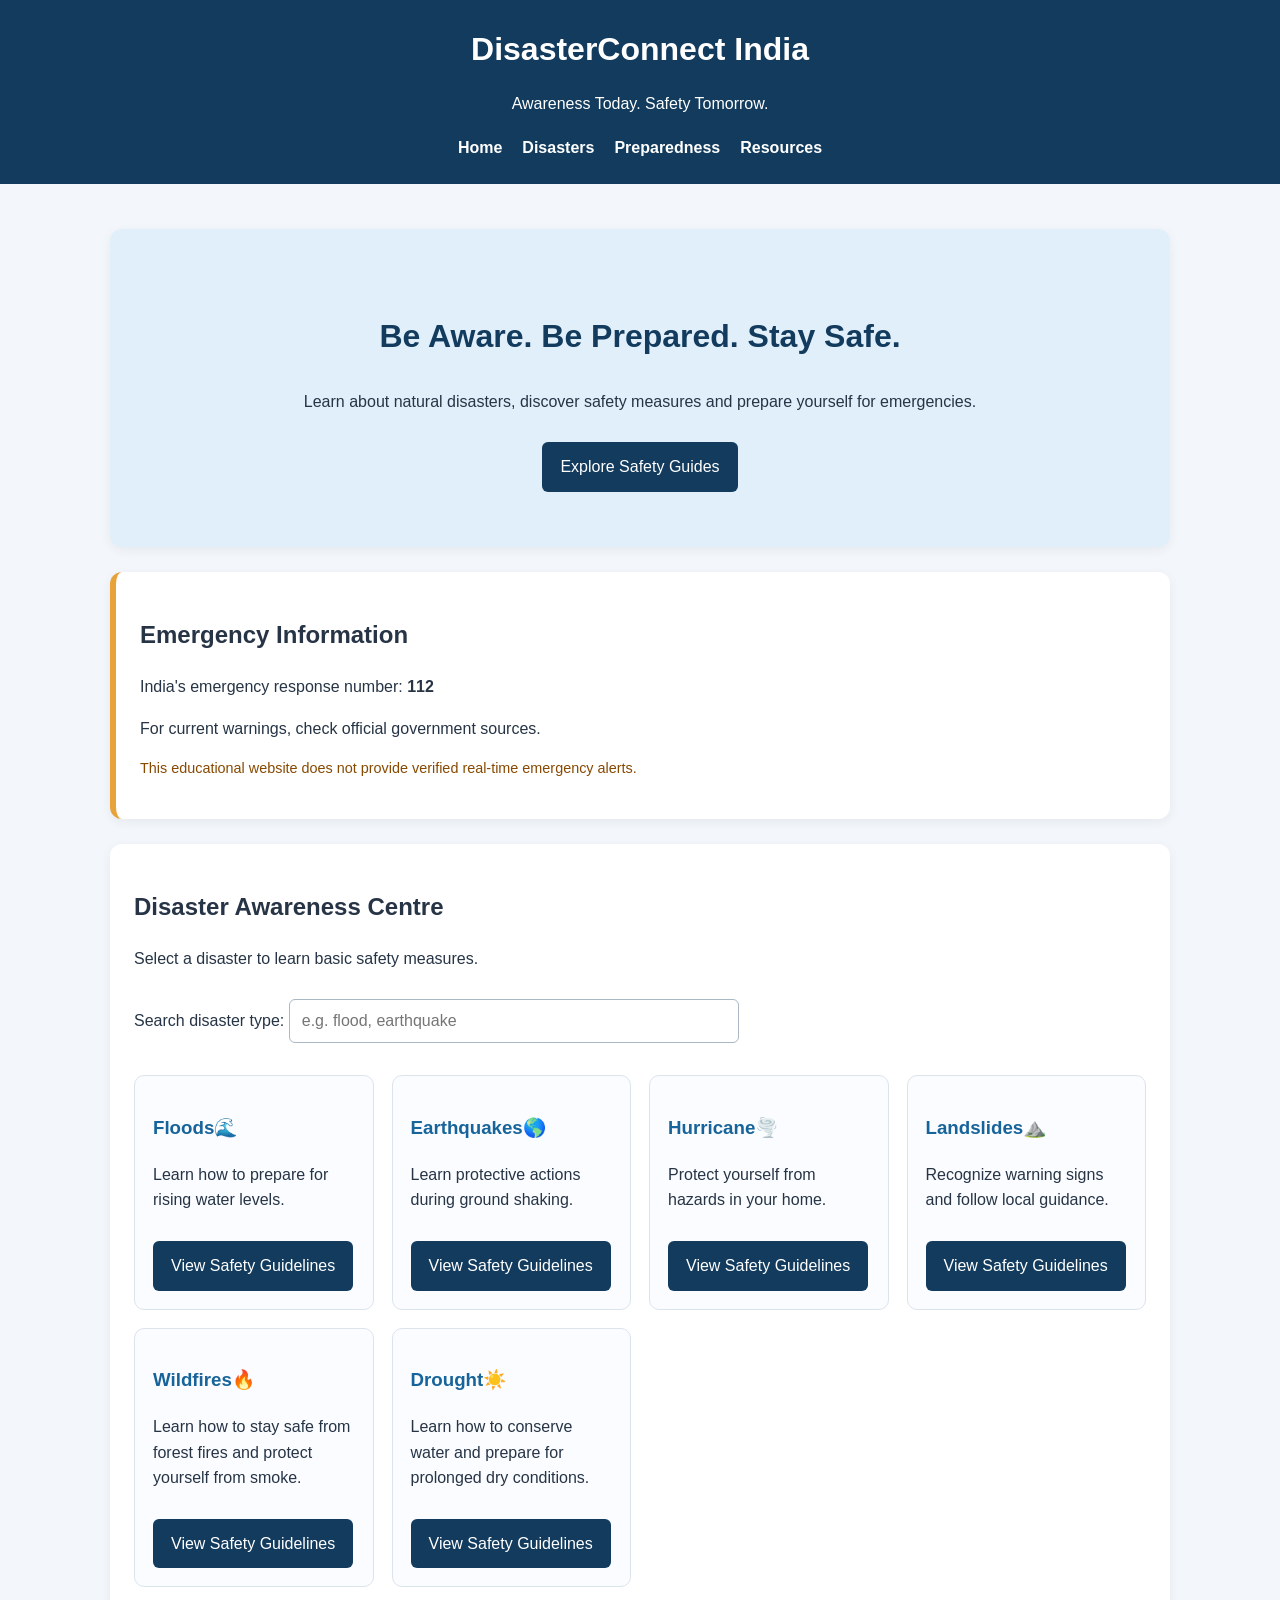
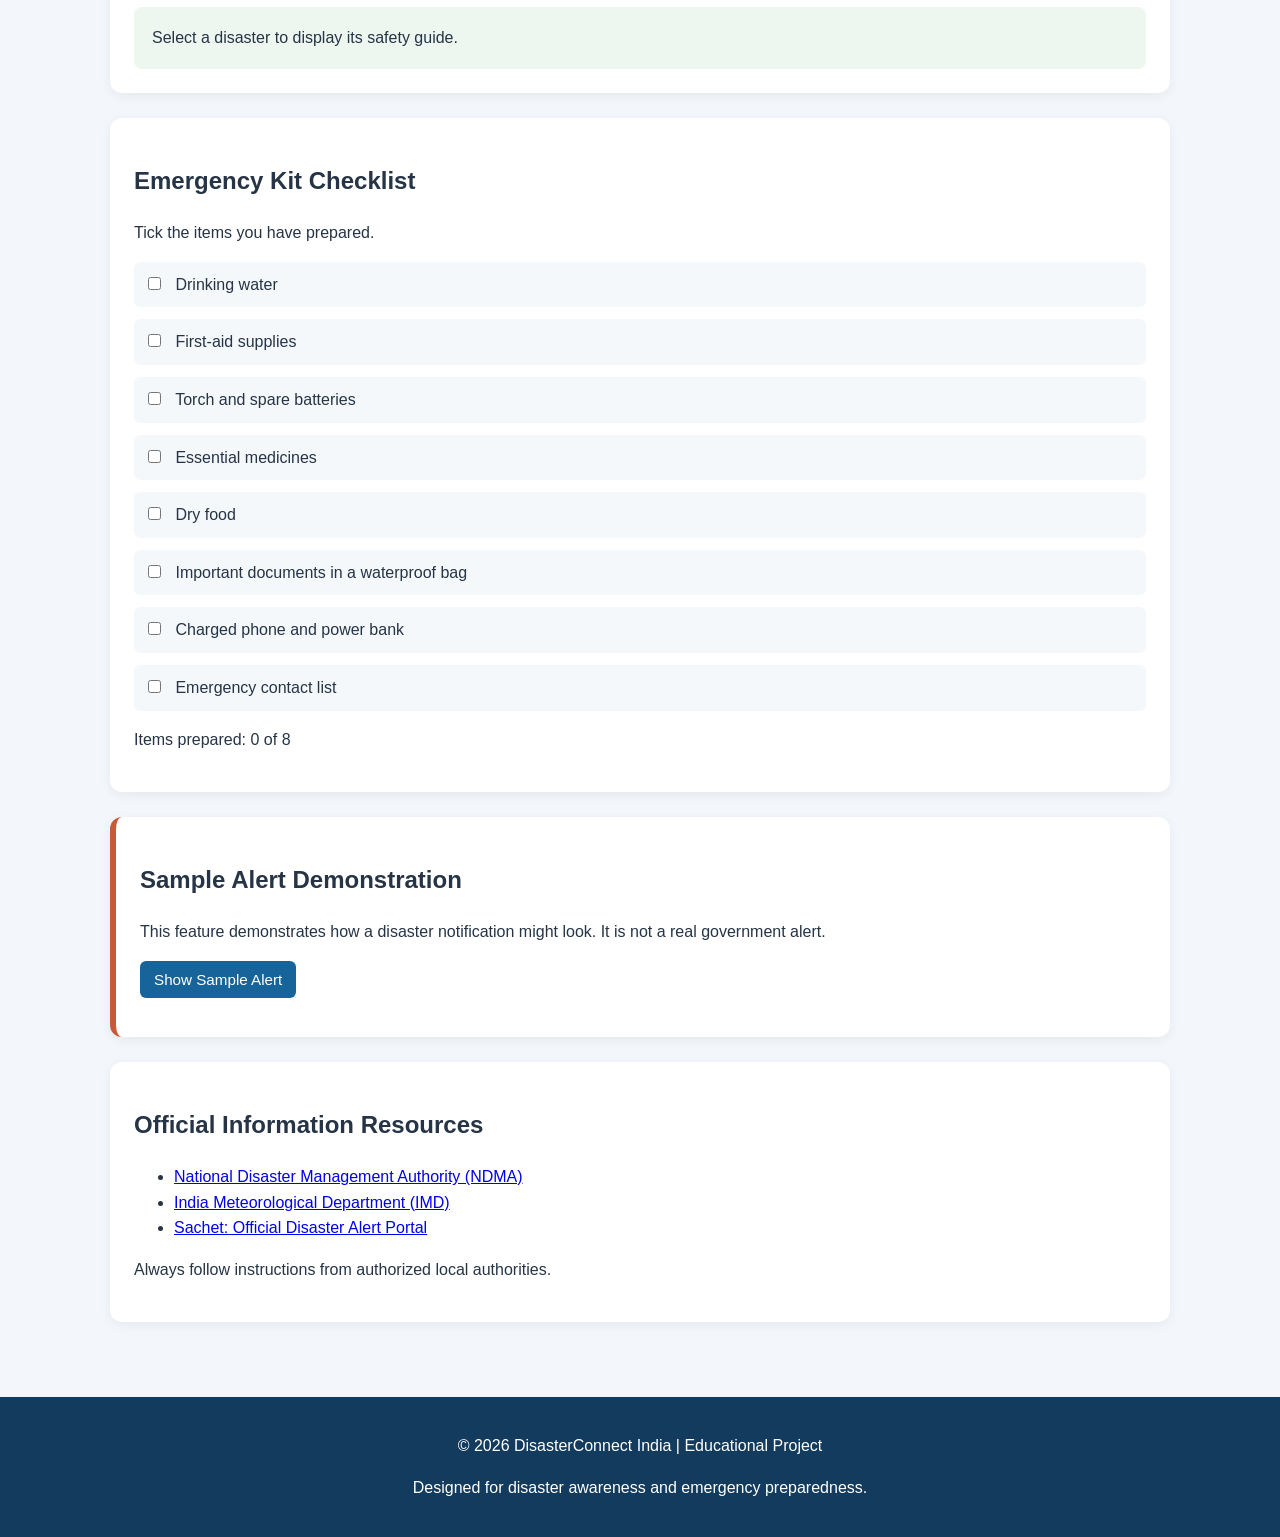
<file: index.html>
<!DOCTYPE html>
<html lang="en">
<head>
  <meta charset="UTF-8">
  <meta name="viewport" content="width=device-width, initial-scale=1.0">
  <title>DisasterConnect India</title>
  <link rel="stylesheet" href="style.css">
</head>
<body>

  <header>
    <h1>DisasterConnect India</h1>
    <p>Awareness Today. Safety Tomorrow.</p>
    <nav>
      <a href="#home">Home</a>
      <a href="#disasters">Disasters</a>
      <a href="#preparedness">Preparedness</a>
      <a href="#resources">Resources</a>
    </nav>
  </header>

  <main>
    <section id="home" class="hero">
      <h2>Be Aware. Be Prepared. Stay Safe.</h2>
      <p>
        Learn about natural disasters, discover safety measures
        and prepare yourself for emergencies.
      </p>
      <a class="button" href="#disasters">Explore Safety Guides</a>
    </section>

    <section class="emergency">
      <h2>Emergency Information</h2>
      <p>India's emergency response number: <strong>112</strong></p>
      <p>For current warnings, check official government sources.</p>
      <p class="notice">
        This educational website does not provide verified
        real-time emergency alerts.
      </p>
    </section>

    <section id="disasters">
      <h2>Disaster Awareness Centre</h2>
      <p>Select a disaster to learn basic safety measures.</p>

      <label for="disasterSearch">Search disaster type:</label>
      <input id="disasterSearch" type="text"
             placeholder="e.g. flood, earthquake">

      <div class="cards">
        
        <article class="card" data-disaster="flood">
        <h3>Floods🌊</h3>
        <p>Learn how to prepare for rising water levels.</p>
        <a class="button" href="https://www.cdc.gov/floods/safety/floodwater-after-a-disaster-or-emergency-safety.html">
            View Safety Guidelines
        </a>
        </article>


        
<article class="card" data-disaster="earthquake">
  <h3>Earthquakes🌎</h3>
  <p>Learn protective actions during ground shaking.</p>
  <a class="button" href="https://www.cdc.gov/earthquakes/safety/stay-safe-during-an-earthquake.html">
    View Safety Guidelines
  </a>
</article>


        
<article class="card" data-disaster="hurricane">
  <h3>Hurricane🌪️</h3>
  <p>Protect yourself from hazards in your home.</p>
  <a class="button" href="https://www.cdc.gov/hurricanes/safety/how-to-safely-stay-safe-after-a-hurricane-or-other-tropical-storm.html">
    View Safety Guidelines
  </a>
</article>

        
<article class="card" data-disaster="landslide">
  <h3>Landslides⛰️</h3>
  <p>Recognize warning signs and follow local guidance.</p>
  <a class="button" href="https://www.cdc.gov/landslides-and-mudslides/about/index.html">
    View Safety Guidelines
  </a>
</article>


       
<article class="card" data-disaster="wildfire">
  <h3>Wildfires🔥</h3>
  <p>Learn how to stay safe from forest fires and protect yourself from smoke.</p>
  <a class="button" href="https://www.cdc.gov/wildfires/safety/how-to-safely-stay-safe-during-a-wildfire.html">
    View Safety Guidelines
  </a>
</article>



<article class="card" data-disaster="drought">
  <h3>Drought☀️</h3>
  <p>Learn how to conserve water and prepare for prolonged dry conditions.</p>
  <a class="button" href="https://www.cdc.gov/drought-health/about/index.html">
    View Safety Guidelines
  </a>
</article>

      </div>

      <div id="guide" class="guide" aria-live="polite">
        Select a disaster to display its safety guide.
      </div>
    </section>

    <section id="preparedness">
      <h2>Emergency Kit Checklist</h2>
      <p>Tick the items you have prepared.</p>

      <div class="checklist">
        <label><input type="checkbox"> Drinking water</label>
        <label><input type="checkbox"> First-aid supplies</label>
        <label><input type="checkbox"> Torch and spare batteries</label>
        <label><input type="checkbox"> Essential medicines</label>
        <label><input type="checkbox"> Dry food</label>
        <label><input type="checkbox"> Important documents in a waterproof bag</label>
        <label><input type="checkbox"> Charged phone and power bank</label>
        <label><input type="checkbox"> Emergency contact list</label>
      </div>

      <p id="progress">Items prepared: 0 of 8</p>
    </section>

    <section class="alert-section">
      <h2>Sample Alert Demonstration</h2>
      <p>
        This feature demonstrates how a disaster notification
        might look. It is not a real government alert.
      </p>
      <button onclick="showSampleAlert()">Show Sample Alert</button>
      <div id="alertBox" aria-live="polite"></div>
    </section>

    <section id="resources">
      <h2>Official Information Resources</h2>
      <ul>
        <li>
          <a href="https://ndma.gov.in/" target="_blank"
             rel="noopener noreferrer">
            National Disaster Management Authority (NDMA)
          </a>
        </li>
        <li>
          <a href="https://mausam.imd.gov.in/" target="_blank"
             rel="noopener noreferrer">
            India Meteorological Department (IMD)
          </a>
        </li>
        <li>
          <a href="https://sachet.ndma.gov.in/" target="_blank"
             rel="noopener noreferrer">
            Sachet: Official Disaster Alert Portal
          </a>
        </li>
      </ul>
      <p>Always follow instructions from authorized local authorities.</p>
    </section>
  </main>

  <footer>
    <p>© 2026 DisasterConnect India | Educational Project</p>
    <p>Designed for disaster awareness and emergency preparedness.</p>
  </footer>

  <script src="script.js"></script>
</body>
</html>
</file>
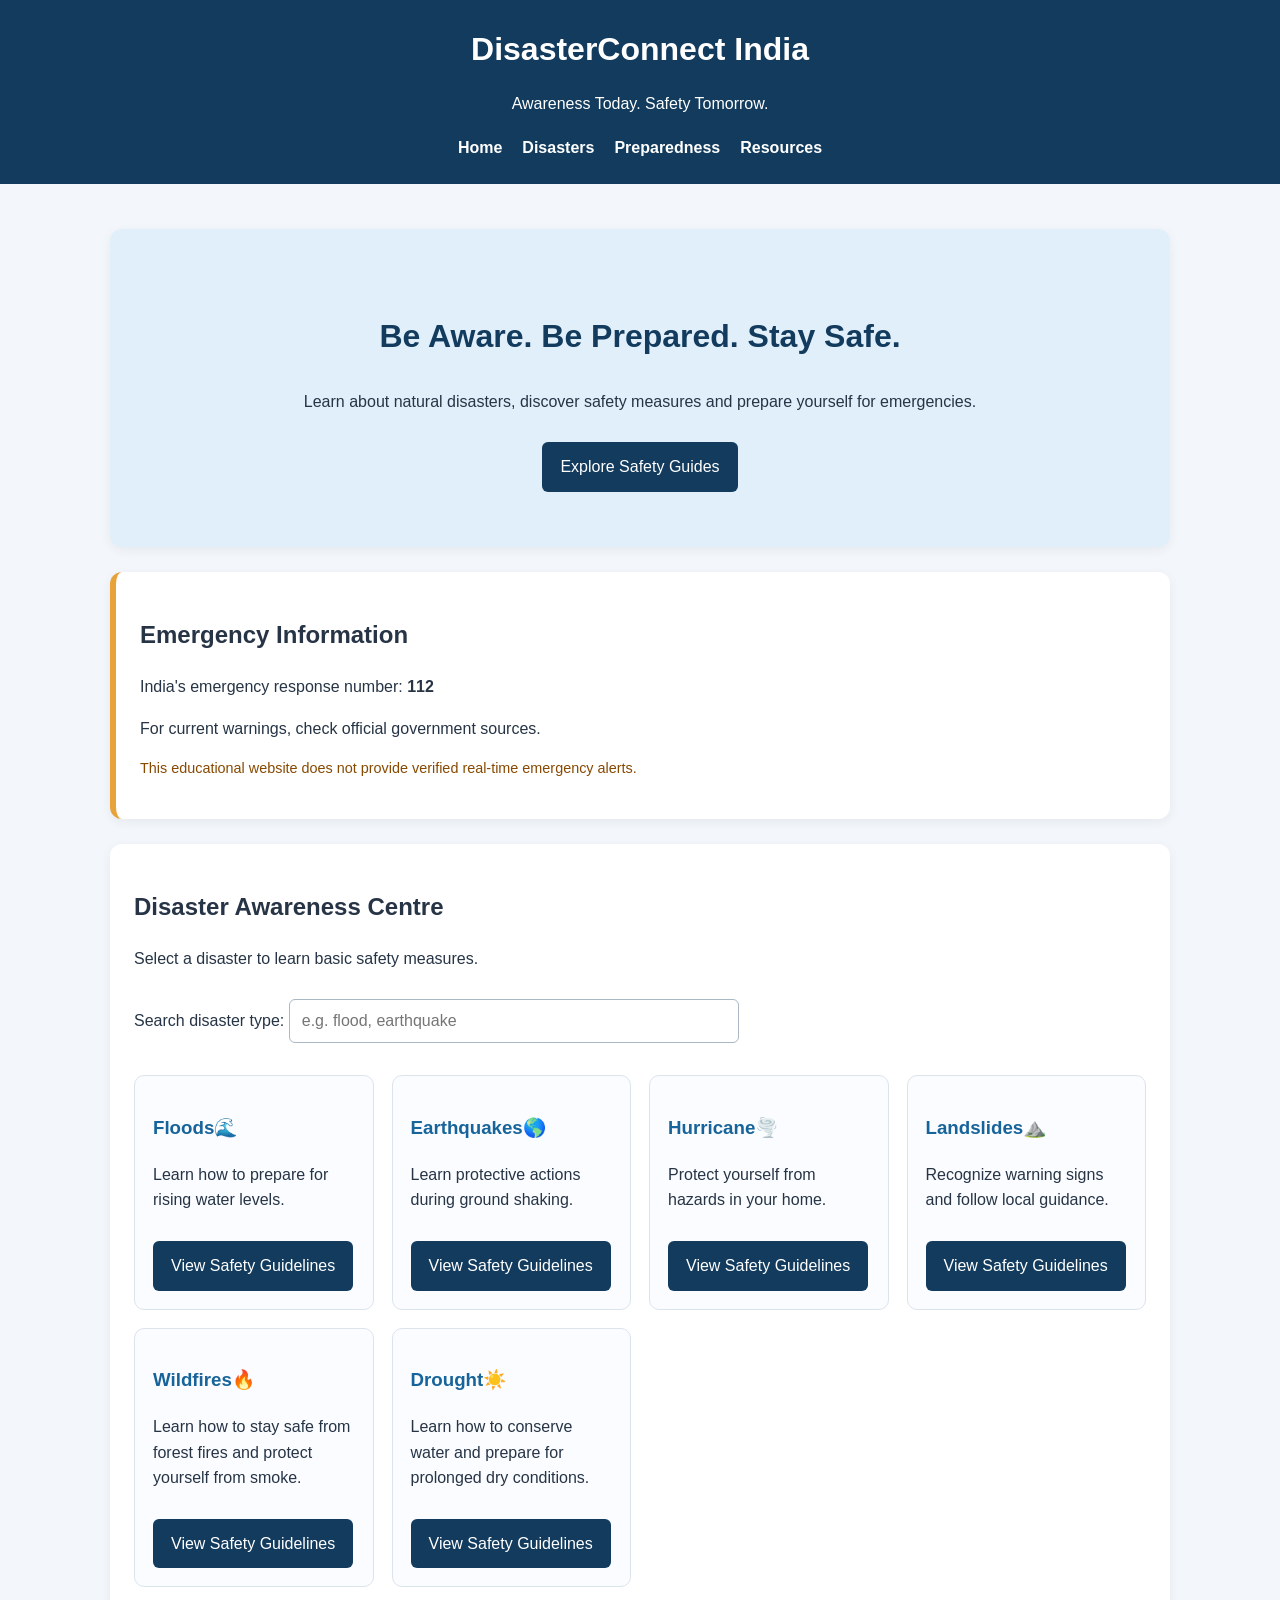
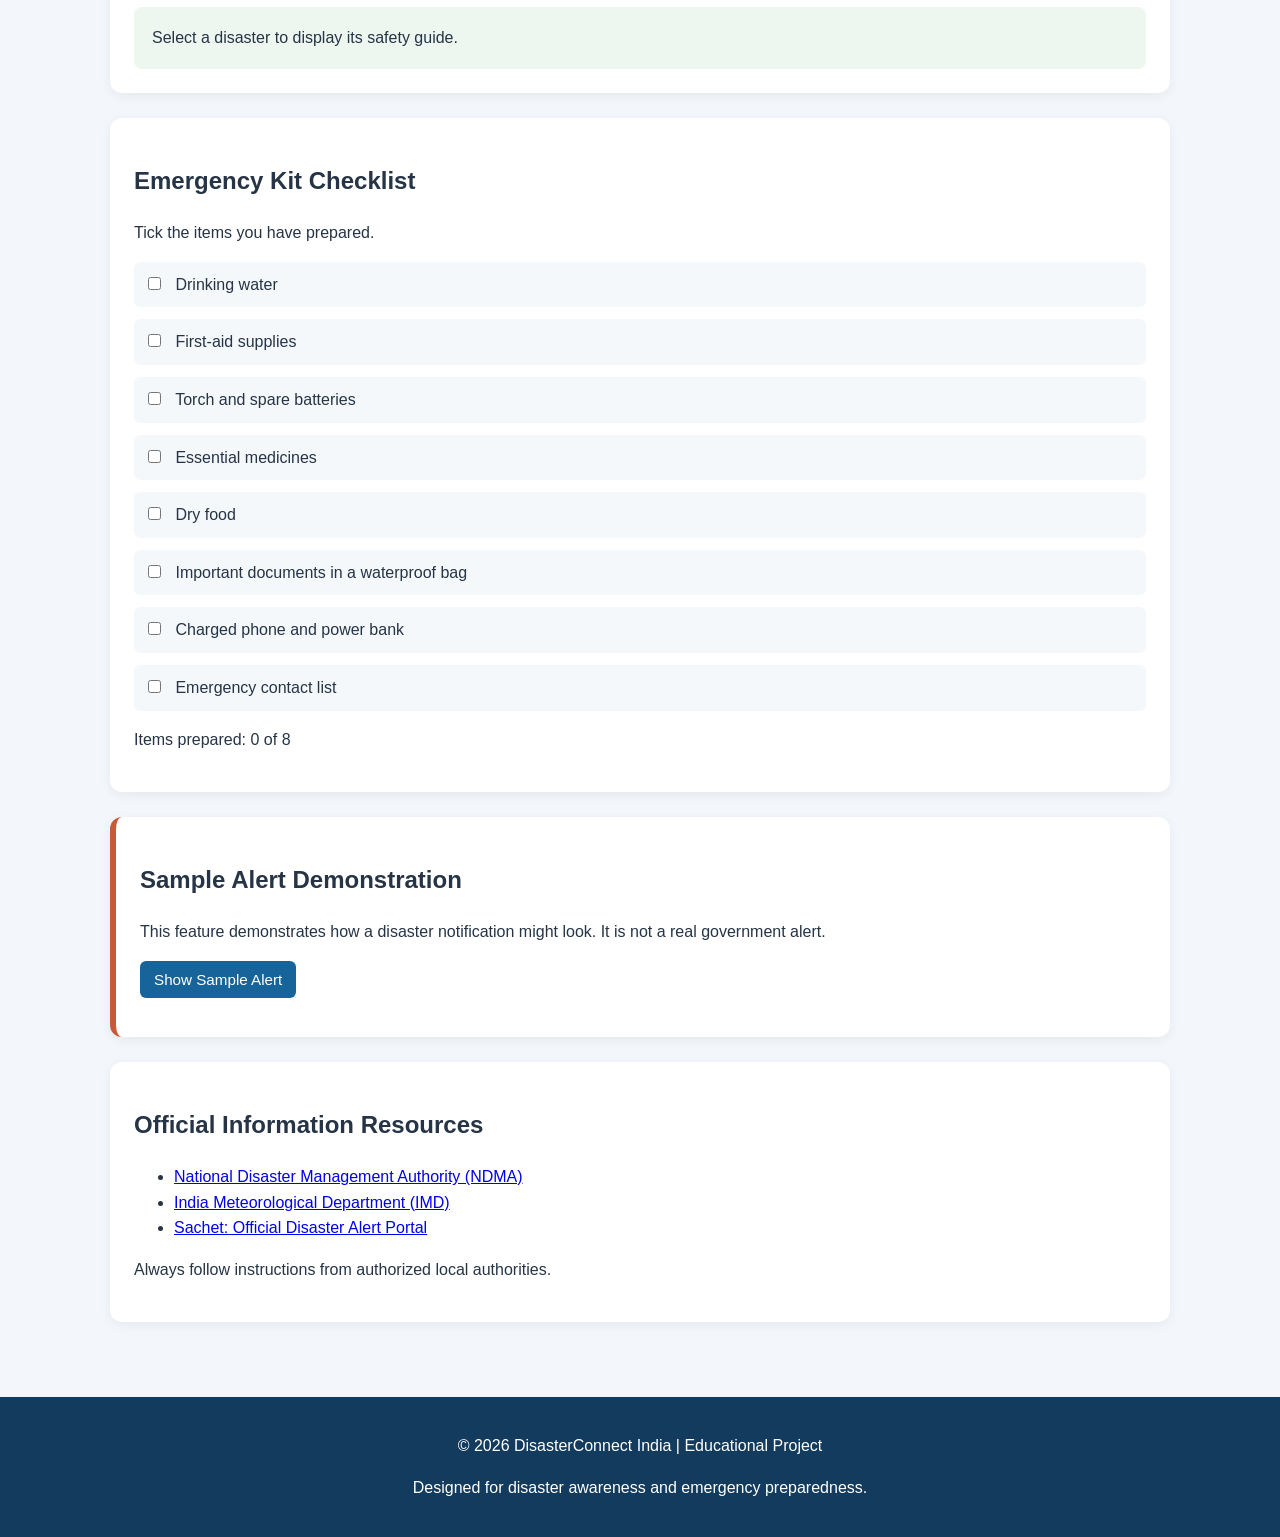
<file: che 110 project/index.html>
<!DOCTYPE html>
<html lang="en">
<head>
  <meta charset="UTF-8">
  <meta name="viewport" content="width=device-width, initial-scale=1.0">
  <title>DisasterConnect India</title>
  <link rel="stylesheet" href="style.css">
</head>
<body>

  <header>
    <h1>DisasterConnect India</h1>
    <p>Awareness Today. Safety Tomorrow.</p>
    <nav>
      <a href="#home">Home</a>
      <a href="#disasters">Disasters</a>
      <a href="#preparedness">Preparedness</a>
      <a href="#resources">Resources</a>
    </nav>
  </header>

  <main>
    <section id="home" class="hero">
      <h2>Be Aware. Be Prepared. Stay Safe.</h2>
      <p>
        Learn about natural disasters, discover safety measures
        and prepare yourself for emergencies.
      </p>
      <a class="button" href="#disasters">Explore Safety Guides</a>
    </section>

    <section class="emergency">
      <h2>Emergency Information</h2>
      <p>India's emergency response number: <strong>112</strong></p>
      <p>For current warnings, check official government sources.</p>
      <p class="notice">
        This educational website does not provide verified
        real-time emergency alerts.
      </p>
    </section>

    <section id="disasters">
      <h2>Disaster Awareness Centre</h2>
      <p>Select a disaster to learn basic safety measures.</p>

      <label for="disasterSearch">Search disaster type:</label>
      <input id="disasterSearch" type="text"
             placeholder="e.g. flood, earthquake">

      <div class="cards">
        
        <article class="card" data-disaster="flood">
        <h3>Floods🌊</h3>
        <p>Learn how to prepare for rising water levels.</p>
        <a class="button" href="https://www.cdc.gov/floods/safety/floodwater-after-a-disaster-or-emergency-safety.html">
            View Safety Guidelines
        </a>
        </article>


        
<article class="card" data-disaster="earthquake">
  <h3>Earthquakes🌎</h3>
  <p>Learn protective actions during ground shaking.</p>
  <a class="button" href="https://www.cdc.gov/earthquakes/safety/stay-safe-during-an-earthquake.html">
    View Safety Guidelines
  </a>
</article>


        
<article class="card" data-disaster="hurricane">
  <h3>Hurricane🌪️</h3>
  <p>Protect yourself from hazards in your home.</p>
  <a class="button" href="https://www.cdc.gov/hurricanes/safety/how-to-safely-stay-safe-after-a-hurricane-or-other-tropical-storm.html">
    View Safety Guidelines
  </a>
</article>

        
<article class="card" data-disaster="landslide">
  <h3>Landslides⛰️</h3>
  <p>Recognize warning signs and follow local guidance.</p>
  <a class="button" href="https://www.cdc.gov/landslides-and-mudslides/about/index.html">
    View Safety Guidelines
  </a>
</article>


       
<article class="card" data-disaster="wildfire">
  <h3>Wildfires🔥</h3>
  <p>Learn how to stay safe from forest fires and protect yourself from smoke.</p>
  <a class="button" href="https://www.cdc.gov/wildfires/safety/how-to-safely-stay-safe-during-a-wildfire.html">
    View Safety Guidelines
  </a>
</article>



<article class="card" data-disaster="drought">
  <h3>Drought☀️</h3>
  <p>Learn how to conserve water and prepare for prolonged dry conditions.</p>
  <a class="button" href="https://www.cdc.gov/drought-health/about/index.html">
    View Safety Guidelines
  </a>
</article>

      </div>

      <div id="guide" class="guide" aria-live="polite">
        Select a disaster to display its safety guide.
      </div>
    </section>

    <section id="preparedness">
      <h2>Emergency Kit Checklist</h2>
      <p>Tick the items you have prepared.</p>

      <div class="checklist">
        <label><input type="checkbox"> Drinking water</label>
        <label><input type="checkbox"> First-aid supplies</label>
        <label><input type="checkbox"> Torch and spare batteries</label>
        <label><input type="checkbox"> Essential medicines</label>
        <label><input type="checkbox"> Dry food</label>
        <label><input type="checkbox"> Important documents in a waterproof bag</label>
        <label><input type="checkbox"> Charged phone and power bank</label>
        <label><input type="checkbox"> Emergency contact list</label>
      </div>

      <p id="progress">Items prepared: 0 of 8</p>
    </section>

    <section class="alert-section">
      <h2>Sample Alert Demonstration</h2>
      <p>
        This feature demonstrates how a disaster notification
        might look. It is not a real government alert.
      </p>
      <button onclick="showSampleAlert()">Show Sample Alert</button>
      <div id="alertBox" aria-live="polite"></div>
    </section>

    <section id="resources">
      <h2>Official Information Resources</h2>
      <ul>
        <li>
          <a href="https://ndma.gov.in/" target="_blank"
             rel="noopener noreferrer">
            National Disaster Management Authority (NDMA)
          </a>
        </li>
        <li>
          <a href="https://mausam.imd.gov.in/" target="_blank"
             rel="noopener noreferrer">
            India Meteorological Department (IMD)
          </a>
        </li>
        <li>
          <a href="https://sachet.ndma.gov.in/" target="_blank"
             rel="noopener noreferrer">
            Sachet: Official Disaster Alert Portal
          </a>
        </li>
      </ul>
      <p>Always follow instructions from authorized local authorities.</p>
    </section>
  </main>

  <footer>
    <p>© 2026 DisasterConnect India | Educational Project</p>
    <p>Designed for disaster awareness and emergency preparedness.</p>
  </footer>

  <script src="script.js"></script>
</body>
</html>
</file>
<file: style.css>
* {
  box-sizing: border-box;
}

html {
  scroll-behavior: smooth;
}

body {
  margin: 0;
  font-family: Arial, sans-serif;
  background: #f3f6fa;
  color: #263445;
  line-height: 1.6;
}

header {
  background: #123b5d;
  color: white;
  padding: 24px 16px;
  text-align: center;
}

header h1 {
  margin: 0;
  font-size: 2rem;
}

nav {
  display: flex;
  justify-content: center;
  flex-wrap: wrap;
  gap: 20px;
  margin-top: 18px;
}

nav a {
  color: white;
  text-decoration: none;
  font-weight: bold;
}

nav a:hover {
  color: #ffd166;
}

main {
  max-width: 1100px;
  margin: auto;
  padding: 20px;
}

section {
  margin: 25px 0;
  padding: 24px;
  background: white;
  border-radius: 12px;
  box-shadow: 0 3px 12px rgba(0, 0, 0, 0.06);
}

.hero {
  background: #e1effa;
  text-align: center;
  padding: 55px 20px;
}

.hero h2 {
  color: #123b5d;
  font-size: 2rem;
}

.button {
  display: inline-block;
  margin-top: 12px;
  padding: 12px 18px;
  background: #123b5d;
  color: white;
  text-decoration: none;
  border-radius: 6px;
}

.emergency {
  border-left: 6px solid #e8a23a;
}

.notice {
  color: #874900;
  font-size: 0.9rem;
}

input[type="text"] {
  width: 100%;
  max-width: 450px;
  padding: 12px;
  margin: 12px 0;
  border: 1px solid #aab8c5;
  border-radius: 6px;
  font-size: 1rem;
}

.cards {
  display: grid;
  grid-template-columns: repeat(auto-fit, minmax(220px, 1fr));
  gap: 18px;
  margin-top: 20px;
}

.card {
  padding: 18px;
  border: 1px solid #dce4eb;
  border-radius: 10px;
  background: #fafcff;
}

.card h3 {
  color: #17649a;
}

button {
  padding: 10px 14px;
  background: #17649a;
  color: white;
  border: none;
  border-radius: 6px;
  cursor: pointer;
  font-size: 0.95rem;
}

button:hover {
  background: #0d466d;
}

button:focus-visible,
a:focus-visible,
input:focus-visible {
  outline: 3px solid #f0ad36;
  outline-offset: 3px;
}

.guide {
  margin-top: 20px;
  padding: 18px;
  background: #edf7ef;
  border-radius: 8px;
  white-space: normal;
}

.checklist {
  display: grid;
  gap: 12px;
}

.checklist label {
  padding: 10px;
  background: #f5f8fb;
  border-radius: 6px;
}

.checklist input {
  margin-right: 10px;
}

.alert-section {
  border-left: 6px solid #c75a38;
}

#alertBox {
  margin-top: 15px;
}

.sample-alert {
  background: #fff0e8;
  border: 1px solid #d87c55;
  padding: 16px;
  border-radius: 8px;
}

footer {
  text-align: center;
  background: #123b5d;
  color: white;
  padding: 20px;
  margin-top: 30px;
}

@media (max-width: 600px) {
  header h1 {
    font-size: 1.6rem;
  }

  nav {
    gap: 12px;
  }

  main {
    padding: 12px;
  }

  section {
    padding: 17px;
  }

  .hero h2 {
    font-size: 1.6rem;
  }
}
</file>
<file: che 110 project/style.css>
* {
  box-sizing: border-box;
}

html {
  scroll-behavior: smooth;
}

body {
  margin: 0;
  font-family: Arial, sans-serif;
  background: #f3f6fa;
  color: #263445;
  line-height: 1.6;
}

header {
  background: #123b5d;
  color: white;
  padding: 24px 16px;
  text-align: center;
}

header h1 {
  margin: 0;
  font-size: 2rem;
}

nav {
  display: flex;
  justify-content: center;
  flex-wrap: wrap;
  gap: 20px;
  margin-top: 18px;
}

nav a {
  color: white;
  text-decoration: none;
  font-weight: bold;
}

nav a:hover {
  color: #ffd166;
}

main {
  max-width: 1100px;
  margin: auto;
  padding: 20px;
}

section {
  margin: 25px 0;
  padding: 24px;
  background: white;
  border-radius: 12px;
  box-shadow: 0 3px 12px rgba(0, 0, 0, 0.06);
}

.hero {
  background: #e1effa;
  text-align: center;
  padding: 55px 20px;
}

.hero h2 {
  color: #123b5d;
  font-size: 2rem;
}

.button {
  display: inline-block;
  margin-top: 12px;
  padding: 12px 18px;
  background: #123b5d;
  color: white;
  text-decoration: none;
  border-radius: 6px;
}

.emergency {
  border-left: 6px solid #e8a23a;
}

.notice {
  color: #874900;
  font-size: 0.9rem;
}

input[type="text"] {
  width: 100%;
  max-width: 450px;
  padding: 12px;
  margin: 12px 0;
  border: 1px solid #aab8c5;
  border-radius: 6px;
  font-size: 1rem;
}

.cards {
  display: grid;
  grid-template-columns: repeat(auto-fit, minmax(220px, 1fr));
  gap: 18px;
  margin-top: 20px;
}

.card {
  padding: 18px;
  border: 1px solid #dce4eb;
  border-radius: 10px;
  background: #fafcff;
}

.card h3 {
  color: #17649a;
}

button {
  padding: 10px 14px;
  background: #17649a;
  color: white;
  border: none;
  border-radius: 6px;
  cursor: pointer;
  font-size: 0.95rem;
}

button:hover {
  background: #0d466d;
}

button:focus-visible,
a:focus-visible,
input:focus-visible {
  outline: 3px solid #f0ad36;
  outline-offset: 3px;
}

.guide {
  margin-top: 20px;
  padding: 18px;
  background: #edf7ef;
  border-radius: 8px;
  white-space: normal;
}

.checklist {
  display: grid;
  gap: 12px;
}

.checklist label {
  padding: 10px;
  background: #f5f8fb;
  border-radius: 6px;
}

.checklist input {
  margin-right: 10px;
}

.alert-section {
  border-left: 6px solid #c75a38;
}

#alertBox {
  margin-top: 15px;
}

.sample-alert {
  background: #fff0e8;
  border: 1px solid #d87c55;
  padding: 16px;
  border-radius: 8px;
}

footer {
  text-align: center;
  background: #123b5d;
  color: white;
  padding: 20px;
  margin-top: 30px;
}

@media (max-width: 600px) {
  header h1 {
    font-size: 1.6rem;
  }

  nav {
    gap: 12px;
  }

  main {
    padding: 12px;
  }

  section {
    padding: 17px;
  }

  .hero h2 {
    font-size: 1.6rem;
  }
}
</file>
